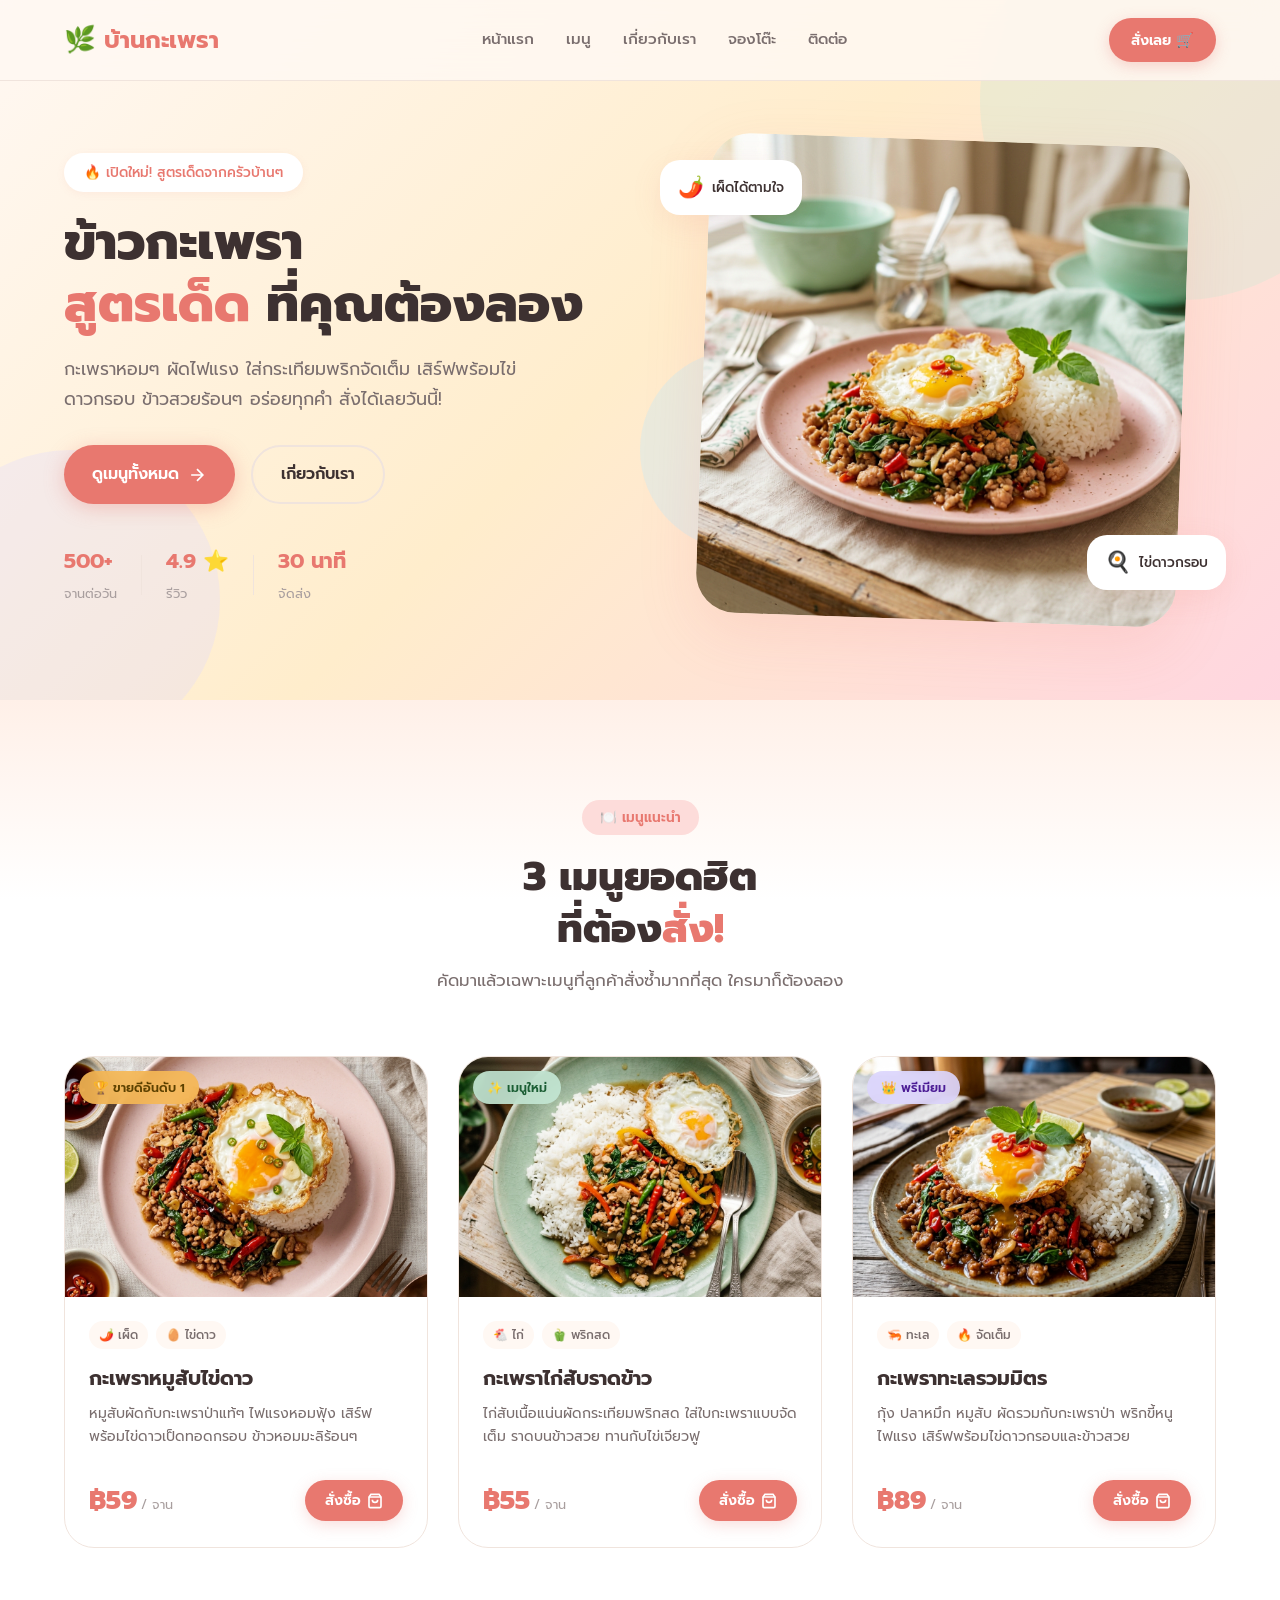
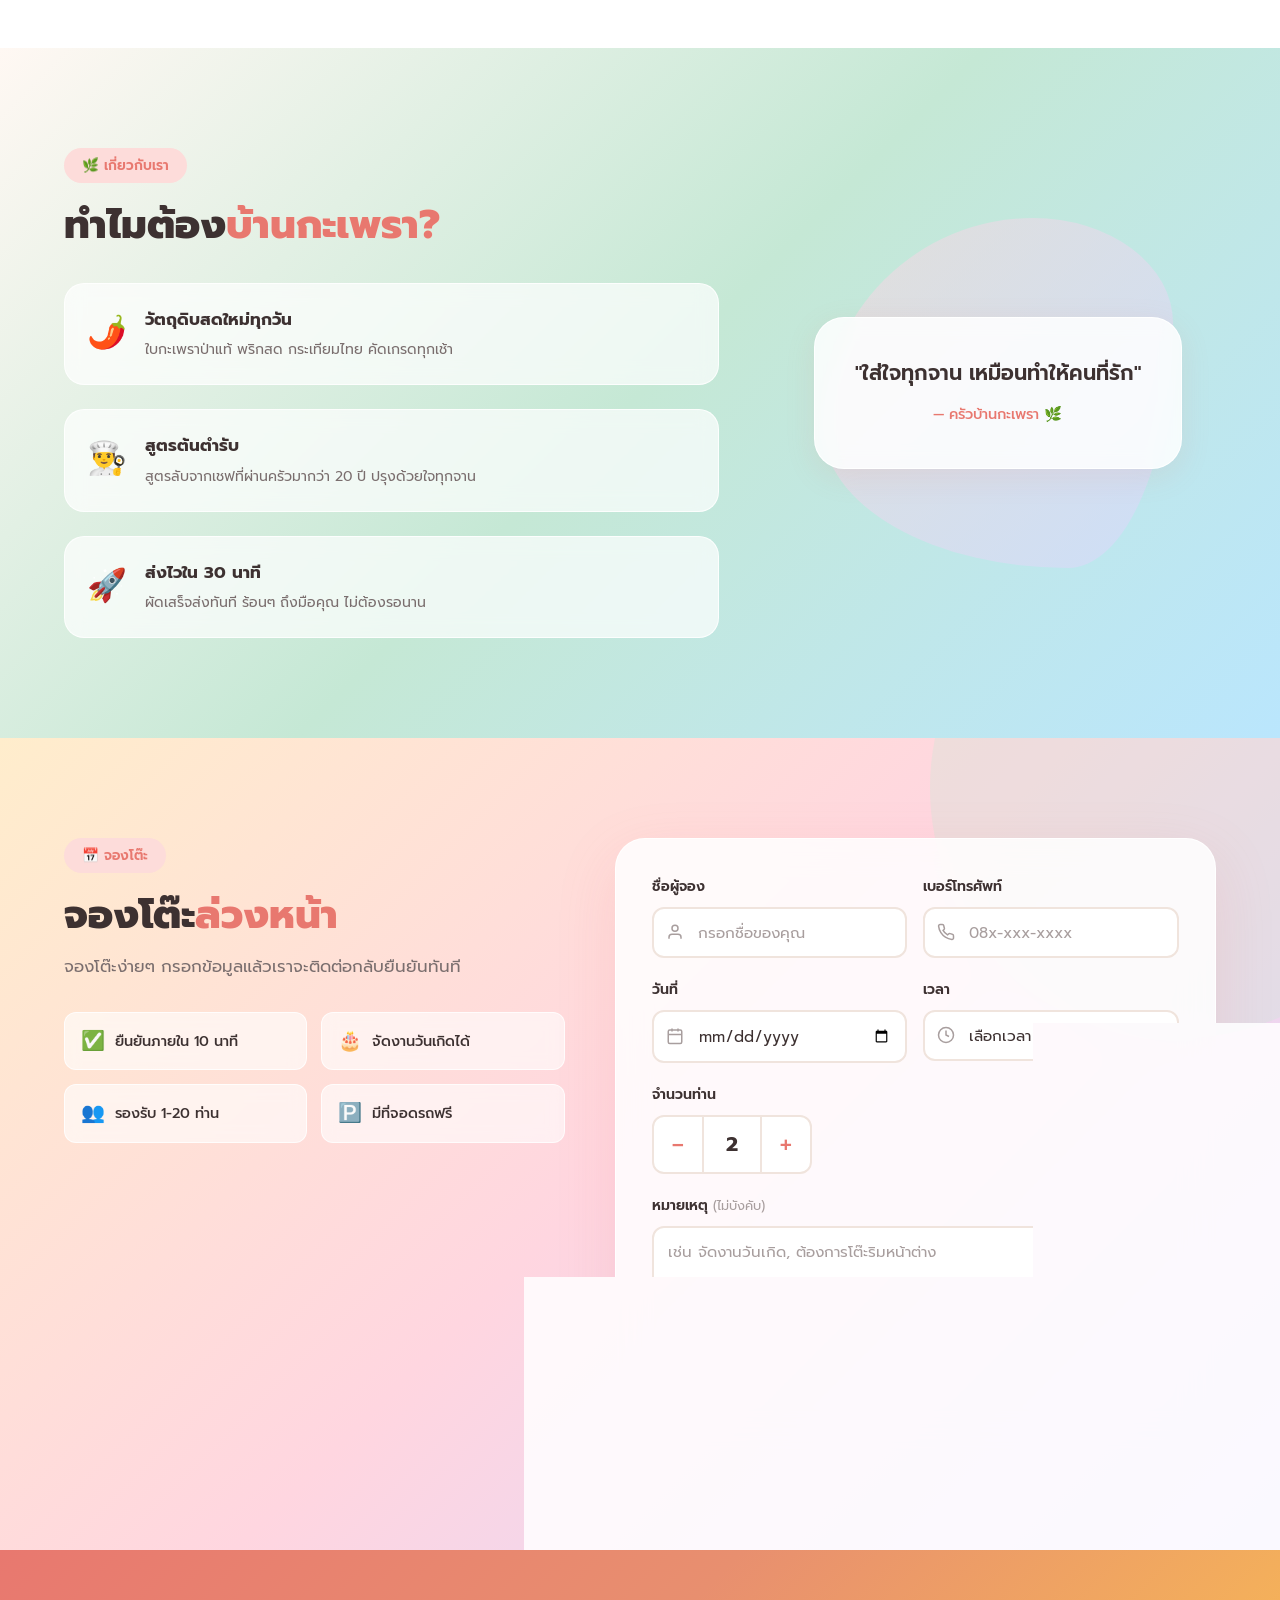
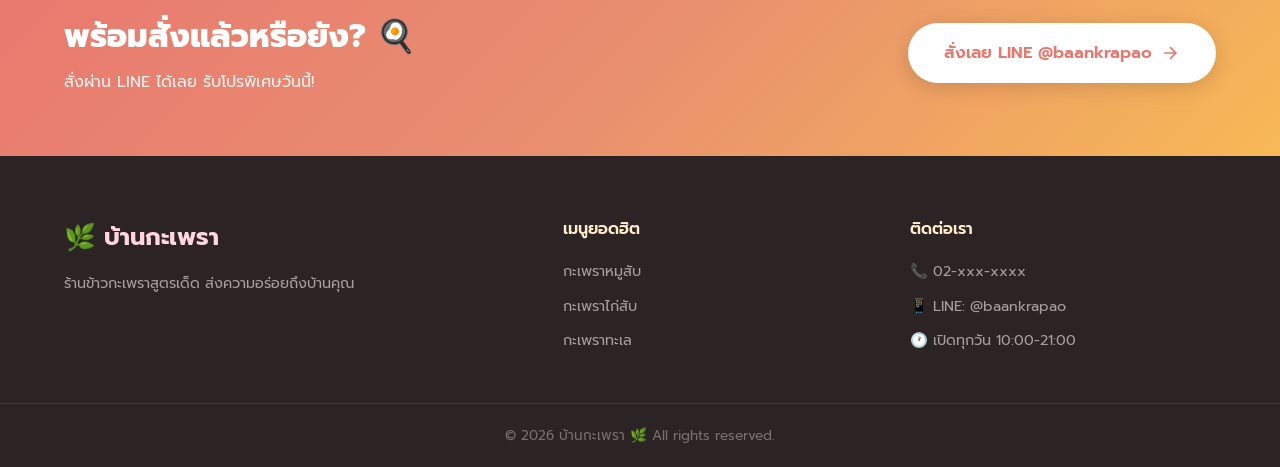
<file: index.html>
<!DOCTYPE html>
<html lang="th">
<head>
    <meta charset="UTF-8">
    <meta name="viewport" content="width=device-width, initial-scale=1.0">
    <title>บ้านกะเพรา 🌿 | ร้านข้าวกะเพราสูตรเด็ด</title>
    <meta name="description" content="บ้านกะเพรา ร้านข้าวกะเพราสูตรเด็ด หมู ไก่ ทะเล สั่งออนไลน์ได้เลย!">
    <link href="https://fonts.googleapis.com/css2?family=Prompt:wght@300;400;500;600;700;800&display=swap" rel="stylesheet">
    <link rel="stylesheet" href="style.css">
</head>
<body>

    <!-- ═══════════════ NAVBAR ═══════════════ -->
    <nav id="navbar" class="navbar">
        <div class="container nav-flex">
            <a href="#" class="logo">
                <span class="logo-icon">🌿</span>
                <span class="logo-text">บ้านกะเพรา</span>
            </a>
            <ul class="nav-links" id="navLinks">
                <li><a href="#home">หน้าแรก</a></li>
                <li><a href="#menu">เมนู</a></li>
                <li><a href="#about">เกี่ยวกับเรา</a></li>
                <li><a href="#booking">จองโต๊ะ</a></li>
                <li><a href="#contact">ติดต่อ</a></li>
            </ul>
            <a href="#menu" class="nav-cta">สั่งเลย 🛒</a>
            <button class="hamburger" id="hamburger" aria-label="Toggle menu">
                <span></span>
                <span></span>
                <span></span>
            </button>
        </div>
    </nav>

    <!-- ═══════════════ HERO ═══════════════ -->
    <header id="home" class="hero">
        <div class="hero-bg-shapes">
            <div class="shape shape-1"></div>
            <div class="shape shape-2"></div>
            <div class="shape shape-3"></div>
        </div>
        <div class="container hero-grid">
            <div class="hero-text">
                <span class="hero-badge">🔥 เปิดใหม่! สูตรเด็ดจากครัวบ้านๆ</span>
                <h1>ข้าวกะเพรา<br><span class="highlight">สูตรเด็ด</span> ที่คุณต้องลอง</h1>
                <p class="hero-desc">กะเพราหอมๆ ผัดไฟแรง ใส่กระเทียมพริกจัดเต็ม เสิร์ฟพร้อมไข่ดาวกรอบ ข้าวสวยร้อนๆ อร่อยทุกคำ สั่งได้เลยวันนี้!</p>
                <div class="hero-actions">
                    <a href="#menu" class="btn btn-primary">
                        <span>ดูเมนูทั้งหมด</span>
                        <svg width="20" height="20" viewBox="0 0 24 24" fill="none" stroke="currentColor" stroke-width="2"><path d="M5 12h14M12 5l7 7-7 7"/></svg>
                    </a>
                    <a href="#about" class="btn btn-ghost">เกี่ยวกับเรา</a>
                </div>
                <div class="hero-stats">
                    <div class="stat">
                        <strong>500+</strong>
                        <span>จานต่อวัน</span>
                    </div>
                    <div class="stat-divider"></div>
                    <div class="stat">
                        <strong>4.9 ⭐</strong>
                        <span>รีวิว</span>
                    </div>
                    <div class="stat-divider"></div>
                    <div class="stat">
                        <strong>30 นาที</strong>
                        <span>จัดส่ง</span>
                    </div>
                </div>
            </div>
            <div class="hero-image">
                <div class="hero-img-wrapper">
                    <img src="assets/hero.png" alt="ข้าวกะเพราหมูสับไข่ดาว" class="hero-img">
                </div>
                <div class="float-card float-card-1">
                    <span class="float-emoji">🌶️</span>
                    <span>เผ็ดได้ตามใจ</span>
                </div>
                <div class="float-card float-card-2">
                    <span class="float-emoji">🍳</span>
                    <span>ไข่ดาวกรอบ</span>
                </div>
            </div>
        </div>
    </header>

    <!-- ═══════════════ MENU ═══════════════ -->
    <section id="menu" class="menu-section">
        <div class="container">
            <div class="section-header">
                <span class="section-badge">🍽️ เมนูแนะนำ</span>
                <h2>3 เมนูยอดฮิต<br>ที่ต้อง<span class="highlight">สั่ง!</span></h2>
                <p>คัดมาแล้วเฉพาะเมนูที่ลูกค้าสั่งซ้ำมากที่สุด ใครมาก็ต้องลอง</p>
            </div>
            <div class="menu-grid">

                <!-- Menu Card 1 -->
                <div class="menu-card" data-aos="fade-up">
                    <div class="card-img-wrap">
                        <img src="assets/menu1.png" alt="กะเพราหมูสับ" class="card-img" loading="lazy">
                        <span class="card-badge best">🏆 ขายดีอันดับ 1</span>
                    </div>
                    <div class="card-body">
                        <div class="card-tags">
                            <span class="tag">🌶️ เผ็ด</span>
                            <span class="tag">🥚 ไข่ดาว</span>
                        </div>
                        <h3>กะเพราหมูสับไข่ดาว</h3>
                        <p>หมูสับผัดกับกะเพราป่าแท้ๆ ไฟแรงหอมฟุ้ง เสิร์ฟพร้อมไข่ดาวเป็ดทอดกรอบ ข้าวหอมมะลิร้อนๆ</p>
                        <div class="card-footer">
                            <div class="price-group">
                                <span class="price">฿59</span>
                                <span class="price-note">/ จาน</span>
                            </div>
                            <button class="btn btn-order" onclick="orderItem('กะเพราหมูสับไข่ดาว', 59)">
                                สั่งซื้อ
                                <svg width="16" height="16" viewBox="0 0 24 24" fill="none" stroke="currentColor" stroke-width="2.5"><path d="M6 2L3 6v14a2 2 0 002 2h14a2 2 0 002-2V6l-3-4z"/><line x1="3" y1="6" x2="21" y2="6"/><path d="M16 10a4 4 0 01-8 0"/></svg>
                            </button>
                        </div>
                    </div>
                </div>

                <!-- Menu Card 2 -->
                <div class="menu-card" data-aos="fade-up" data-aos-delay="100">
                    <div class="card-img-wrap">
                        <img src="assets/menu2.png" alt="กะเพราไก่สับ" class="card-img" loading="lazy">
                        <span class="card-badge new">✨ เมนูใหม่</span>
                    </div>
                    <div class="card-body">
                        <div class="card-tags">
                            <span class="tag">🐔 ไก่</span>
                            <span class="tag">🫑 พริกสด</span>
                        </div>
                        <h3>กะเพราไก่สับราดข้าว</h3>
                        <p>ไก่สับเนื้อแน่นผัดกระเทียมพริกสด ใส่ใบกะเพราแบบจัดเต็ม ราดบนข้าวสวย ทานกับไข่เจียวฟู</p>
                        <div class="card-footer">
                            <div class="price-group">
                                <span class="price">฿55</span>
                                <span class="price-note">/ จาน</span>
                            </div>
                            <button class="btn btn-order" onclick="orderItem('กะเพราไก่สับราดข้าว', 55)">
                                สั่งซื้อ
                                <svg width="16" height="16" viewBox="0 0 24 24" fill="none" stroke="currentColor" stroke-width="2.5"><path d="M6 2L3 6v14a2 2 0 002 2h14a2 2 0 002-2V6l-3-4z"/><line x1="3" y1="6" x2="21" y2="6"/><path d="M16 10a4 4 0 01-8 0"/></svg>
                            </button>
                        </div>
                    </div>
                </div>

                <!-- Menu Card 3 -->
                <div class="menu-card" data-aos="fade-up" data-aos-delay="200">
                    <div class="card-img-wrap">
                        <img src="assets/menu3.png" alt="กะเพราทะเล" class="card-img" loading="lazy">
                        <span class="card-badge premium">👑 พรีเมียม</span>
                    </div>
                    <div class="card-body">
                        <div class="card-tags">
                            <span class="tag">🦐 ทะเล</span>
                            <span class="tag">🔥 จัดเต็ม</span>
                        </div>
                        <h3>กะเพราทะเลรวมมิตร</h3>
                        <p>กุ้ง ปลาหมึก หมูสับ ผัดรวมกับกะเพราป่า พริกขี้หนู ไฟแรง เสิร์ฟพร้อมไข่ดาวกรอบและข้าวสวย</p>
                        <div class="card-footer">
                            <div class="price-group">
                                <span class="price">฿89</span>
                                <span class="price-note">/ จาน</span>
                            </div>
                            <button class="btn btn-order" onclick="orderItem('กะเพราทะเลรวมมิตร', 89)">
                                สั่งซื้อ
                                <svg width="16" height="16" viewBox="0 0 24 24" fill="none" stroke="currentColor" stroke-width="2.5"><path d="M6 2L3 6v14a2 2 0 002 2h14a2 2 0 002-2V6l-3-4z"/><line x1="3" y1="6" x2="21" y2="6"/><path d="M16 10a4 4 0 01-8 0"/></svg>
                            </button>
                        </div>
                    </div>
                </div>

            </div>
        </div>
    </section>

    <!-- ═══════════════ ABOUT ═══════════════ -->
    <section id="about" class="about-section">
        <div class="container about-grid">
            <div class="about-content">
                <span class="section-badge">🌿 เกี่ยวกับเรา</span>
                <h2>ทำไมต้อง<span class="highlight">บ้านกะเพรา?</span></h2>
                <div class="about-features">
                    <div class="feature">
                        <div class="feature-icon">🌶️</div>
                        <div>
                            <h4>วัตถุดิบสดใหม่ทุกวัน</h4>
                            <p>ใบกะเพราป่าแท้ พริกสด กระเทียมไทย คัดเกรดทุกเช้า</p>
                        </div>
                    </div>
                    <div class="feature">
                        <div class="feature-icon">👨‍🍳</div>
                        <div>
                            <h4>สูตรต้นตำรับ</h4>
                            <p>สูตรลับจากเชฟที่ผ่านครัวมากว่า 20 ปี ปรุงด้วยใจทุกจาน</p>
                        </div>
                    </div>
                    <div class="feature">
                        <div class="feature-icon">🚀</div>
                        <div>
                            <h4>ส่งไวใน 30 นาที</h4>
                            <p>ผัดเสร็จส่งทันที ร้อนๆ ถึงมือคุณ ไม่ต้องรอนาน</p>
                        </div>
                    </div>
                </div>
            </div>
            <div class="about-visual">
                <div class="visual-blob"></div>
                <div class="quote-card">
                    <p>"ใส่ใจทุกจาน เหมือนทำให้คนที่รัก"</p>
                    <span>— ครัวบ้านกะเพรา 🌿</span>
                </div>
            </div>
        </div>
    </section>

    <!-- ═══════════════ BOOKING FORM ═══════════════ -->
    <section id="booking" class="booking-section">
        <div class="container">
            <div class="booking-wrapper">
                <div class="booking-info">
                    <span class="section-badge">📅 จองโต๊ะ</span>
                    <h2>จองโต๊ะ<span class="highlight">ล่วงหน้า</span></h2>
                    <p>จองโต๊ะง่ายๆ กรอกข้อมูลแล้วเราจะติดต่อกลับยืนยันทันที</p>
                    <div class="booking-perks">
                        <div class="perk">
                            <span class="perk-icon">✅</span>
                            <span>ยืนยันภายใน 10 นาที</span>
                        </div>
                        <div class="perk">
                            <span class="perk-icon">🎂</span>
                            <span>จัดงานวันเกิดได้</span>
                        </div>
                        <div class="perk">
                            <span class="perk-icon">👥</span>
                            <span>รองรับ 1-20 ท่าน</span>
                        </div>
                        <div class="perk">
                            <span class="perk-icon">🅿️</span>
                            <span>มีที่จอดรถฟรี</span>
                        </div>
                    </div>
                </div>
                <form class="booking-form" id="bookingForm">
                    <div class="form-row">
                        <div class="form-group">
                            <label for="bookName">ชื่อผู้จอง</label>
                            <div class="input-wrapper">
                                <svg class="input-icon" width="18" height="18" viewBox="0 0 24 24" fill="none" stroke="currentColor" stroke-width="2"><path d="M20 21v-2a4 4 0 00-4-4H8a4 4 0 00-4 4v2"/><circle cx="12" cy="7" r="4"/></svg>
                                <input type="text" id="bookName" placeholder="กรอกชื่อของคุณ" required>
                            </div>
                        </div>
                        <div class="form-group">
                            <label for="bookPhone">เบอร์โทรศัพท์</label>
                            <div class="input-wrapper">
                                <svg class="input-icon" width="18" height="18" viewBox="0 0 24 24" fill="none" stroke="currentColor" stroke-width="2"><path d="M22 16.92v3a2 2 0 01-2.18 2 19.79 19.79 0 01-8.63-3.07 19.5 19.5 0 01-6-6 19.79 19.79 0 01-3.07-8.67A2 2 0 014.11 2h3a2 2 0 012 1.72c.127.96.361 1.903.7 2.81a2 2 0 01-.45 2.11L8.09 9.91a16 16 0 006 6l1.27-1.27a2 2 0 012.11-.45c.907.339 1.85.573 2.81.7A2 2 0 0122 16.92z"/></svg>
                                <input type="tel" id="bookPhone" placeholder="08x-xxx-xxxx" required>
                            </div>
                        </div>
                    </div>
                    <div class="form-row">
                        <div class="form-group">
                            <label for="bookDate">วันที่</label>
                            <div class="input-wrapper">
                                <svg class="input-icon" width="18" height="18" viewBox="0 0 24 24" fill="none" stroke="currentColor" stroke-width="2"><rect x="3" y="4" width="18" height="18" rx="2" ry="2"/><line x1="16" y1="2" x2="16" y2="6"/><line x1="8" y1="2" x2="8" y2="6"/><line x1="3" y1="10" x2="21" y2="10"/></svg>
                                <input type="date" id="bookDate" required>
                            </div>
                        </div>
                        <div class="form-group">
                            <label for="bookTime">เวลา</label>
                            <div class="input-wrapper">
                                <svg class="input-icon" width="18" height="18" viewBox="0 0 24 24" fill="none" stroke="currentColor" stroke-width="2"><circle cx="12" cy="12" r="10"/><polyline points="12 6 12 12 16 14"/></svg>
                                <select id="bookTime" required>
                                    <option value="" disabled selected>เลือกเวลา</option>
                                    <option value="10:00">10:00 น.</option>
                                    <option value="11:00">11:00 น.</option>
                                    <option value="12:00">12:00 น.</option>
                                    <option value="13:00">13:00 น.</option>
                                    <option value="14:00">14:00 น.</option>
                                    <option value="17:00">17:00 น.</option>
                                    <option value="18:00">18:00 น.</option>
                                    <option value="19:00">19:00 น.</option>
                                    <option value="20:00">20:00 น.</option>
                                </select>
                            </div>
                        </div>
                    </div>
                    <div class="form-group">
                        <label for="bookGuests">จำนวนท่าน</label>
                        <div class="guest-selector">
                            <button type="button" class="guest-btn" id="guestMinus">−</button>
                            <span class="guest-count" id="guestCount">2</span>
                            <button type="button" class="guest-btn" id="guestPlus">+</button>
                        </div>
                    </div>
                    <div class="form-group">
                        <label for="bookNote">หมายเหตุ <span class="optional">(ไม่บังคับ)</span></label>
                        <div class="input-wrapper">
                            <textarea id="bookNote" rows="3" placeholder="เช่น จัดงานวันเกิด, ต้องการโต๊ะริมหน้าต่าง"></textarea>
                        </div>
                    </div>
                    <button type="submit" class="btn btn-primary btn-block">
                        <span>ยืนยันการจอง</span>
                        <svg width="20" height="20" viewBox="0 0 24 24" fill="none" stroke="currentColor" stroke-width="2"><path d="M22 11.08V12a10 10 0 11-5.93-9.14"/><polyline points="22 4 12 14.01 9 11.01"/></svg>
                    </button>
                </form>
            </div>
        </div>
    </section>

    <!-- ═══════════════ CTA BANNER ═══════════════ -->
    <section class="cta-banner">
        <div class="container cta-flex">
            <div>
                <h2>พร้อมสั่งแล้วหรือยัง? 🍳</h2>
                <p>สั่งผ่าน LINE ได้เลย รับโปรพิเศษวันนี้!</p>
            </div>
            <a href="#" class="btn btn-primary btn-lg" onclick="alert('เพิ่มเพื่อน LINE: @baankrapao')">
                <span>สั่งเลย LINE @baankrapao</span>
                <svg width="20" height="20" viewBox="0 0 24 24" fill="none" stroke="currentColor" stroke-width="2"><path d="M5 12h14M12 5l7 7-7 7"/></svg>
            </a>
        </div>
    </section>

    <!-- ═══════════════ FOOTER ═══════════════ -->
    <footer id="contact" class="footer">
        <div class="container footer-grid">
            <div class="footer-brand">
                <span class="logo"><span class="logo-icon">🌿</span><span class="logo-text">บ้านกะเพรา</span></span>
                <p>ร้านข้าวกะเพราสูตรเด็ด ส่งความอร่อยถึงบ้านคุณ</p>
            </div>
            <div class="footer-col">
                <h4>เมนูยอดฮิต</h4>
                <ul>
                    <li><a href="#menu">กะเพราหมูสับ</a></li>
                    <li><a href="#menu">กะเพราไก่สับ</a></li>
                    <li><a href="#menu">กะเพราทะเล</a></li>
                </ul>
            </div>
            <div class="footer-col">
                <h4>ติดต่อเรา</h4>
                <ul>
                    <li>📞 02-xxx-xxxx</li>
                    <li>📱 LINE: @baankrapao</li>
                    <li>🕐 เปิดทุกวัน 10:00-21:00</li>
                </ul>
            </div>
        </div>
        <div class="footer-bottom">
            <p>&copy; 2026 บ้านกะเพรา 🌿 All rights reserved.</p>
        </div>
    </footer>

    <!-- ═══════════════ ORDER MODAL ═══════════════ -->
    <div class="modal-overlay" id="orderModal">
        <div class="modal">
            <button class="modal-close" id="modalClose">&times;</button>
            <div class="modal-icon">🛒</div>
            <h3 id="modalTitle">สั่งซื้อสำเร็จ!</h3>
            <p id="modalDesc">เมนู: กะเพราหมูสับไข่ดาว - ฿59</p>
            <p class="modal-note">ติดต่อสั่งซื้อจริงผ่าน LINE: @baankrapao</p>
            <button class="btn btn-primary" id="modalOk">ตกลง ✨</button>
        </div>
    </div>

    <script src="script.js"></script>
</body>
</html>
</file>
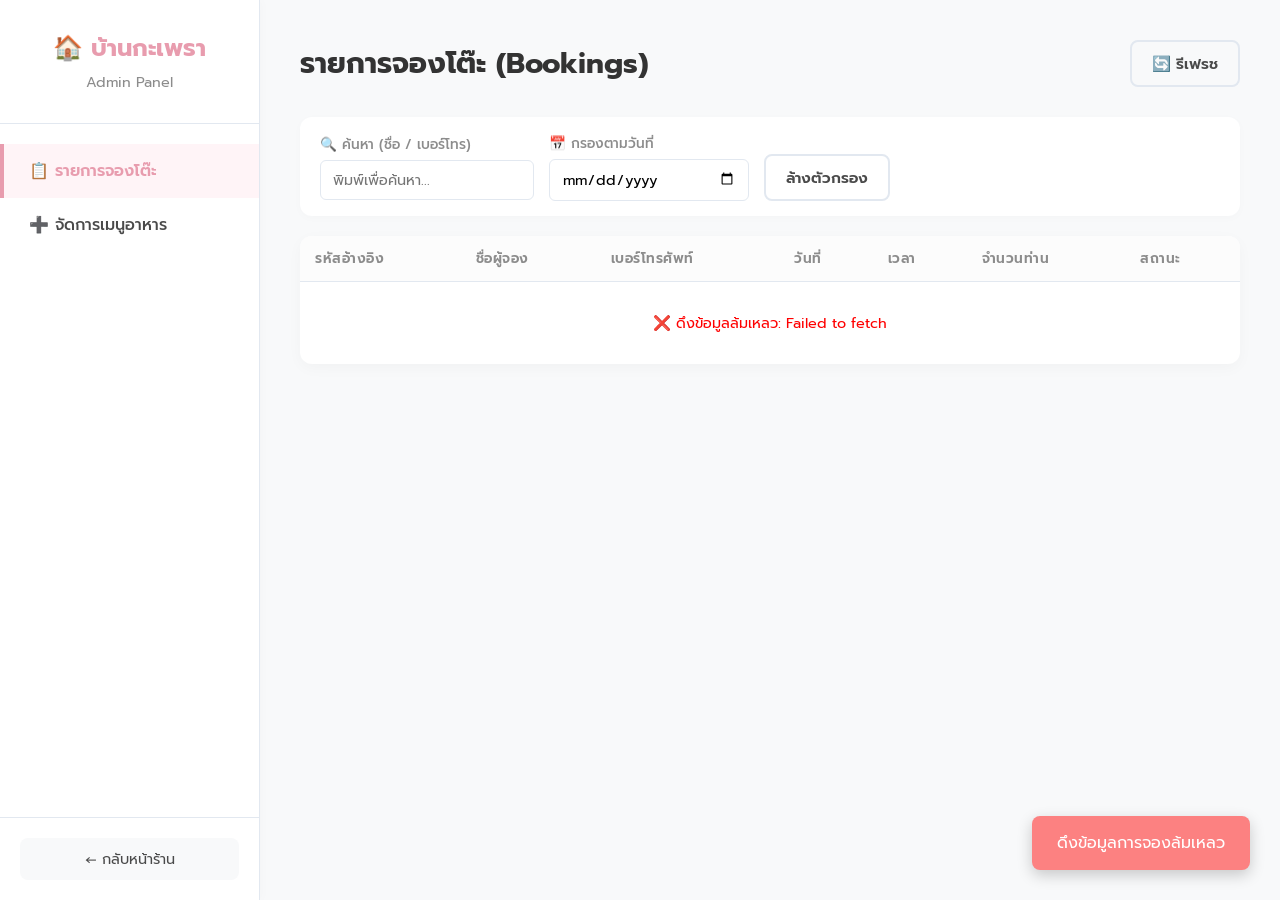
<file: dashboard.html>
<!DOCTYPE html>
<html lang="th">
<head>
    <meta charset="UTF-8">
    <meta name="viewport" content="width=device-width, initial-scale=1.0">
    <title>บ้านกะเพรา | Dashboard</title>
    <!-- Google Fonts -->
    <link rel="preconnect" href="https://fonts.googleapis.com">
    <link rel="preconnect" href="https://fonts.gstatic.com" crossorigin>
    <link href="https://fonts.googleapis.com/css2?family=Mali:wght@400;500;600;700&family=Prompt:wght@300;400;500;600&display=swap" rel="stylesheet">
    <link rel="stylesheet" href="dashboard.css">
</head>
<body>

    <div class="dashboard-container">
        <!-- Sidebar -->
        <aside class="sidebar">
            <div class="sidebar-header">
                <h2>🏠 บ้านกะเพรา</h2>
                <p>Admin Panel</p>
            </div>
            <nav class="sidebar-nav">
                <a href="#bookings-section" class="nav-btn active" data-target="bookings-section">📋 รายการจองโต๊ะ</a>
                <a href="#menu-section" class="nav-btn" data-target="menu-section">➕ จัดการเมนูอาหาร</a>
            </nav>
            <div class="sidebar-footer">
                <a href="index.html" class="back-home-btn">← กลับหน้าร้าน</a>
            </div>
        </aside>

        <!-- Main Content -->
        <main class="main-content">
            
            <!-- Bookings View -->
            <section id="bookings-section" class="content-section active">
                <div class="section-header">
                    <h2>รายการจองโต๊ะ (Bookings)</h2>
                    <button class="btn btn-outline" id="refreshBookingsBtn">🔄 รีเฟรช</button>
                </div>

                <!-- Filter Bar -->
                <div class="filter-bar">
                    <div class="filter-group">
                        <label for="searchQuery">🔍 ค้นหา (ชื่อ / เบอร์โทร)</label>
                        <input type="text" id="searchQuery" placeholder="พิมพ์เพื่อค้นหา...">
                    </div>
                    <div class="filter-group">
                        <label for="filterDate">📅 กรองตามวันที่</label>
                        <input type="date" id="filterDate">
                    </div>
                    <div class="filter-group">
                        <button class="btn btn-outline" id="clearFilterBtn" style="margin-top: 22px;">ล้างตัวกรอง</button>
                    </div>
                </div>
                
                <div class="table-container">
                    <table class="data-table">
                        <thead>
                            <tr>
                                <th>รหัสอ้างอิง</th>
                                <th>ชื่อผู้จอง</th>
                                <th>เบอร์โทรศัพท์</th>
                                <th>วันที่</th>
                                <th>เวลา</th>
                                <th>จำนวนท่าน</th>
                                <th>สถานะ</th>
                            </tr>
                        </thead>
                        <tbody id="bookingsTableBody">
                            <!-- Data will be injected here -->
                            <tr>
                                <td colspan="7" class="loading-cell">กำลังโหลดข้อมูล...</td>
                            </tr>
                        </tbody>
                    </table>
                </div>
            </section>

            <!-- Add Menu View -->
            <section id="menu-section" class="content-section">
                <div class="section-header">
                    <h2>เพิ่มเมนูอาหารใหม่ (Add Menu)</h2>
                </div>
                
                <div class="form-container">
                    <form id="addMenuForm">
                        <div class="form-grid">
                            <div class="form-group">
                                <label for="menuName">ชื่อเมนู</label>
                                <input type="text" id="menuName" required placeholder="เช่น กะเพราเนื้อวากิว">
                            </div>
                            
                            <div class="form-group">
                                <label for="menuPrice">ราคา (บาท)</label>
                                <input type="number" id="menuPrice" required min="1" placeholder="เช่น 159">
                            </div>

                            <div class="form-group full-width">
                                <label for="menuDesc">คำอธิบาย</label>
                                <textarea id="menuDesc" rows="3" placeholder="รายละเอียดเมนู..."></textarea>
                            </div>

                            <div class="form-group">
                                <label for="menuCategory">หมวดหมู่</label>
                                <select id="menuCategory">
                                    <option value="main">อาหารจานหลัก</option>
                                    <option value="drink">เครื่องดื่ม</option>
                                    <option value="dessert">ของหวาน</option>
                                </select>
                            </div>

                            <div class="form-group">
                                <label for="menuBadge">ป้ายกำกับ (Badge - ไม่บังคับ)</label>
                                <input type="text" id="menuBadge" placeholder="เช่น ✨ เมนูแนะนำ">
                            </div>
                            
                            <div class="form-group full-width">
                                <label for="menuImage">URL รูปภาพ</label>
                                <input type="text" id="menuImage" placeholder="ใส่ลิงก์รูปภาพ เช่น /assets/menu4.png">
                                <small class="hintText">ใช้รูปที่มีในโฟลเดอร์ assets (เช่น /assets/krapao.png) หรือลิงก์จากเว็บนอกได้</small>
                            </div>
                        </div>

                        <div class="form-actions">
                            <button type="submit" class="btn btn-primary">
                                <span>บันทึกเมนู</span>
                            </button>
                        </div>
                    </form>
                </div>
            </section>

        </main>
    </div>

    <!-- Notification Toast -->
    <div id="toast" class="toast">
        <span id="toastMessage">แจ้งเตือน!</span>
    </div>

    <script src="dashboard.js"></script>
</body>
</html>
</file>
<file: style.css>
/* ═══════════════════════════════════════
   บ้านกะเพรา — Pastel Landing Page
   ═══════════════════════════════════════ */

:root {
    /* Pastel Palette */
    --pastel-pink:     #FFD6E0;
    --pastel-peach:    #FFEDCC;
    --pastel-mint:     #C5E8D5;
    --pastel-lavender: #DDD6FE;
    --pastel-sky:      #BAE6FD;
    --pastel-cream:    #FFF8F0;
    --pastel-rose:     #FFC9D7;

    /* Functional Colors */
    --primary:         #E8786F;
    --primary-dark:    #D45B52;
    --primary-light:   #FDDCDA;
    --secondary:       #6BBF8A;
    --accent:          #F7B955;

    /* Neutrals */
    --bg:              #FFF8F3;
    --bg-alt:          #FFF0E8;
    --surface:         #FFFFFF;
    --text:            #3D3131;
    --text-light:      #7A6E6E;
    --text-lighter:    #A89E9E;
    --border:          #F0E4DD;

    /* Spacing & Radius */
    --radius-sm:       12px;
    --radius-md:       20px;
    --radius-lg:       30px;
    --radius-xl:       40px;
    --radius-full:     9999px;

    /* Shadows */
    --shadow-sm:       0 2px 8px rgba(232,120,111,0.08);
    --shadow-md:       0 8px 30px rgba(232,120,111,0.12);
    --shadow-lg:       0 20px 60px rgba(232,120,111,0.15);
    --shadow-card:     0 10px 40px rgba(61,49,49,0.06);

    /* Transition */
    --ease:            cubic-bezier(0.4, 0, 0.2, 1);
}

/* ═══ RESET & BASE ═══ */
*, *::before, *::after {
    margin: 0;
    padding: 0;
    box-sizing: border-box;
}

html {
    scroll-behavior: smooth;
    scroll-padding-top: 90px;
}

body {
    font-family: 'Prompt', sans-serif;
    background-color: var(--bg);
    color: var(--text);
    line-height: 1.7;
    overflow-x: hidden;
    -webkit-font-smoothing: antialiased;
}

.container {
    max-width: 1200px;
    margin: 0 auto;
    padding: 0 24px;
}

a { text-decoration: none; color: inherit; }
ul { list-style: none; }
img { max-width: 100%; display: block; }

/* ═══ NAVBAR ═══ */
.navbar {
    position: fixed;
    top: 0;
    width: 100%;
    z-index: 1000;
    background: rgba(255, 248, 243, 0.85);
    backdrop-filter: blur(16px);
    -webkit-backdrop-filter: blur(16px);
    border-bottom: 1px solid var(--border);
    transition: all 0.3s var(--ease);
}

.navbar.scrolled {
    background: rgba(255, 248, 243, 0.97);
    box-shadow: var(--shadow-sm);
}

.nav-flex {
    display: flex;
    align-items: center;
    justify-content: space-between;
    height: 80px;
}

.logo {
    display: flex;
    align-items: center;
    gap: 8px;
    font-weight: 700;
    font-size: 1.5rem;
}

.logo-icon {
    font-size: 1.6rem;
}

.logo-text {
    color: var(--primary);
}

.nav-links {
    display: flex;
    gap: 32px;
}

.nav-links a {
    font-weight: 500;
    font-size: 0.95rem;
    color: var(--text-light);
    position: relative;
    transition: color 0.3s var(--ease);
}

.nav-links a:hover {
    color: var(--primary);
}

.nav-links a::after {
    content: '';
    position: absolute;
    bottom: -4px;
    left: 0;
    width: 0;
    height: 2px;
    background: var(--primary);
    border-radius: 2px;
    transition: width 0.3s var(--ease);
}

.nav-links a:hover::after {
    width: 100%;
}

.nav-cta {
    display: inline-flex;
    align-items: center;
    gap: 6px;
    background: var(--primary);
    color: white;
    padding: 10px 22px;
    border-radius: var(--radius-full);
    font-weight: 600;
    font-size: 0.9rem;
    transition: all 0.3s var(--ease);
    box-shadow: 0 4px 15px rgba(232,120,111,0.3);
}

.nav-cta:hover {
    background: var(--primary-dark);
    transform: translateY(-2px);
    box-shadow: 0 6px 20px rgba(232,120,111,0.4);
}

.hamburger {
    display: none;
    flex-direction: column;
    gap: 5px;
    background: none;
    border: none;
    cursor: pointer;
    padding: 8px;
}

.hamburger span {
    display: block;
    width: 24px;
    height: 2.5px;
    background: var(--text);
    border-radius: 4px;
    transition: all 0.3s var(--ease);
}

.hamburger.active span:nth-child(1) {
    transform: rotate(45deg) translate(5px, 5px);
}
.hamburger.active span:nth-child(2) {
    opacity: 0;
}
.hamburger.active span:nth-child(3) {
    transform: rotate(-45deg) translate(5px, -5px);
}

/* ═══ HERO ═══ */
.hero {
    padding: 140px 0 80px;
    position: relative;
    overflow: hidden;
    background: linear-gradient(135deg, var(--bg) 0%, var(--pastel-peach) 50%, var(--pastel-pink) 100%);
}

.hero-bg-shapes {
    position: absolute;
    inset: 0;
    pointer-events: none;
    overflow: hidden;
}

.shape {
    position: absolute;
    border-radius: 50%;
    opacity: 0.3;
    animation: float 8s ease-in-out infinite;
}

.shape-1 {
    width: 400px;
    height: 400px;
    background: var(--pastel-mint);
    top: -100px;
    right: -100px;
    animation-delay: 0s;
}

.shape-2 {
    width: 300px;
    height: 300px;
    background: var(--pastel-lavender);
    bottom: -50px;
    left: -80px;
    animation-delay: 2s;
}

.shape-3 {
    width: 200px;
    height: 200px;
    background: var(--pastel-sky);
    top: 50%;
    left: 50%;
    animation-delay: 4s;
}

@keyframes float {
    0%, 100% { transform: translateY(0) scale(1); }
    50% { transform: translateY(-30px) scale(1.05); }
}

.hero-grid {
    display: grid;
    grid-template-columns: 1fr 1fr;
    gap: 60px;
    align-items: center;
    position: relative;
    z-index: 1;
}

.hero-badge {
    display: inline-block;
    background: var(--surface);
    padding: 8px 20px;
    border-radius: var(--radius-full);
    font-size: 0.85rem;
    font-weight: 500;
    color: var(--primary);
    box-shadow: var(--shadow-sm);
    margin-bottom: 20px;
    animation: slideInUp 0.8s var(--ease) backwards;
}

.hero h1 {
    font-size: 3.2rem;
    font-weight: 800;
    line-height: 1.2;
    color: var(--text);
    margin-bottom: 20px;
    animation: slideInUp 0.8s var(--ease) 0.1s backwards;
}

.highlight {
    background: linear-gradient(120deg, var(--pastel-pink) 0%, var(--pastel-peach) 100%);
    -webkit-background-clip: text;
    background-clip: text;
    color: var(--primary);
}

.hero-desc {
    font-size: 1.1rem;
    color: var(--text-light);
    max-width: 480px;
    margin-bottom: 30px;
    animation: slideInUp 0.8s var(--ease) 0.2s backwards;
}

.hero-actions {
    display: flex;
    gap: 16px;
    flex-wrap: wrap;
    margin-bottom: 40px;
    animation: slideInUp 0.8s var(--ease) 0.3s backwards;
}

/* Buttons */
.btn {
    display: inline-flex;
    align-items: center;
    gap: 8px;
    padding: 14px 28px;
    border-radius: var(--radius-full);
    font-family: 'Prompt', sans-serif;
    font-weight: 600;
    font-size: 1rem;
    border: none;
    cursor: pointer;
    transition: all 0.3s var(--ease);
}

.btn-primary {
    background: var(--primary);
    color: white;
    box-shadow: 0 4px 20px rgba(232,120,111,0.35);
}

.btn-primary:hover {
    background: var(--primary-dark);
    transform: translateY(-3px);
    box-shadow: 0 8px 30px rgba(232,120,111,0.45);
}

.btn-ghost {
    background: transparent;
    color: var(--text);
    border: 2px solid var(--border);
}

.btn-ghost:hover {
    border-color: var(--primary);
    color: var(--primary);
    background: var(--primary-light);
}

.btn-lg {
    padding: 16px 36px;
    font-size: 1.05rem;
}

/* Hero Stats */
.hero-stats {
    display: flex;
    align-items: center;
    gap: 24px;
    animation: slideInUp 0.8s var(--ease) 0.4s backwards;
}

.stat strong {
    display: block;
    font-size: 1.3rem;
    font-weight: 700;
    color: var(--primary);
}

.stat span {
    font-size: 0.8rem;
    color: var(--text-lighter);
}

.stat-divider {
    width: 1px;
    height: 40px;
    background: var(--border);
}

/* Hero Image */
.hero-image {
    position: relative;
    animation: slideInRight 1s var(--ease) 0.3s backwards;
}

.hero-img-wrapper {
    width: 100%;
    max-width: 480px;
    margin: 0 auto;
    border-radius: var(--radius-xl);
    overflow: hidden;
    box-shadow: var(--shadow-lg);
    transform: rotate(2deg);
    transition: transform 0.5s var(--ease);
}

.hero-img-wrapper:hover {
    transform: rotate(0deg) scale(1.02);
}

.hero-img {
    width: 100%;
    height: auto;
    object-fit: cover;
}

.float-card {
    position: absolute;
    background: var(--surface);
    padding: 10px 18px;
    border-radius: var(--radius-md);
    box-shadow: var(--shadow-md);
    display: flex;
    align-items: center;
    gap: 8px;
    font-size: 0.85rem;
    font-weight: 500;
    animation: floatCard 3s ease-in-out infinite;
}

.float-card-1 {
    top: 20px;
    left: -10px;
    animation-delay: 0s;
}

.float-card-2 {
    bottom: 30px;
    right: -10px;
    animation-delay: 1.5s;
}

.float-emoji {
    font-size: 1.3rem;
}

@keyframes floatCard {
    0%, 100% { transform: translateY(0); }
    50% { transform: translateY(-10px); }
}

@keyframes slideInUp {
    from { opacity: 0; transform: translateY(30px); }
    to { opacity: 1; transform: translateY(0); }
}

@keyframes slideInRight {
    from { opacity: 0; transform: translateX(50px); }
    to { opacity: 1; transform: translateX(0); }
}

/* ═══ MENU SECTION ═══ */
.menu-section {
    padding: 100px 0;
    background: var(--surface);
    position: relative;
}

.menu-section::before {
    content: '';
    position: absolute;
    top: 0;
    left: 0;
    right: 0;
    height: 200px;
    background: linear-gradient(180deg, var(--bg-alt) 0%, var(--surface) 100%);
}

.section-header {
    text-align: center;
    margin-bottom: 60px;
    position: relative;
    z-index: 1;
}

.section-badge {
    display: inline-block;
    background: var(--primary-light);
    color: var(--primary);
    padding: 6px 18px;
    border-radius: var(--radius-full);
    font-size: 0.85rem;
    font-weight: 600;
    margin-bottom: 16px;
}

.section-header h2 {
    font-size: 2.5rem;
    font-weight: 800;
    margin-bottom: 12px;
    line-height: 1.3;
}

.section-header p {
    font-size: 1.05rem;
    color: var(--text-light);
    max-width: 500px;
    margin: 0 auto;
}

.menu-grid {
    display: grid;
    grid-template-columns: repeat(3, 1fr);
    gap: 30px;
    position: relative;
    z-index: 1;
}

/* Menu Cards */
.menu-card {
    background: var(--surface);
    border-radius: var(--radius-lg);
    overflow: hidden;
    border: 1px solid var(--border);
    transition: all 0.4s var(--ease);
    opacity: 0;
    transform: translateY(40px);
    animation: cardAppear 0.6s var(--ease) forwards;
}

.menu-card:nth-child(1) { animation-delay: 0.1s; }
.menu-card:nth-child(2) { animation-delay: 0.25s; }
.menu-card:nth-child(3) { animation-delay: 0.4s; }

@keyframes cardAppear {
    to { opacity: 1; transform: translateY(0); }
}

.menu-card:hover {
    transform: translateY(-10px);
    box-shadow: var(--shadow-lg);
    border-color: var(--pastel-pink);
}

.card-img-wrap {
    position: relative;
    height: 240px;
    overflow: hidden;
}

.card-img {
    width: 100%;
    height: 100%;
    object-fit: cover;
    transition: transform 0.6s var(--ease);
}

.menu-card:hover .card-img {
    transform: scale(1.08);
}

.card-badge {
    position: absolute;
    top: 14px;
    left: 14px;
    padding: 6px 14px;
    border-radius: var(--radius-full);
    font-size: 0.78rem;
    font-weight: 600;
    backdrop-filter: blur(8px);
}

.card-badge.best {
    background: rgba(247, 185, 85, 0.9);
    color: #5C4100;
}

.card-badge.new {
    background: rgba(197, 232, 213, 0.9);
    color: #1B5E34;
}

.card-badge.premium {
    background: rgba(221, 214, 254, 0.9);
    color: #4C1D95;
}

.card-body {
    padding: 24px;
}

.card-tags {
    display: flex;
    gap: 8px;
    margin-bottom: 12px;
}

.tag {
    font-size: 0.75rem;
    padding: 4px 10px;
    border-radius: var(--radius-full);
    background: var(--bg);
    color: var(--text-light);
    font-weight: 500;
}

.card-body h3 {
    font-size: 1.25rem;
    font-weight: 700;
    margin-bottom: 8px;
    color: var(--text);
}

.card-body p {
    font-size: 0.88rem;
    color: var(--text-light);
    line-height: 1.6;
    margin-bottom: 20px;
    min-height: 56px;
}

.card-footer {
    display: flex;
    justify-content: space-between;
    align-items: center;
}

.price-group {
    display: flex;
    align-items: baseline;
    gap: 4px;
}

.price {
    font-size: 1.6rem;
    font-weight: 800;
    color: var(--primary);
}

.price-note {
    font-size: 0.8rem;
    color: var(--text-lighter);
}

.btn-order {
    background: var(--primary);
    color: white;
    padding: 10px 20px;
    border-radius: var(--radius-full);
    font-family: 'Prompt', sans-serif;
    font-weight: 600;
    font-size: 0.88rem;
    border: none;
    cursor: pointer;
    display: inline-flex;
    align-items: center;
    gap: 6px;
    transition: all 0.3s var(--ease);
    box-shadow: 0 4px 15px rgba(232,120,111,0.25);
}

.btn-order:hover {
    background: var(--primary-dark);
    transform: translateY(-2px) scale(1.03);
    box-shadow: 0 6px 20px rgba(232,120,111,0.4);
}

.btn-order:active {
    transform: translateY(0) scale(0.97);
}

/* ═══ ABOUT SECTION ═══ */
.about-section {
    padding: 100px 0;
    background: linear-gradient(135deg, var(--bg) 0%, var(--pastel-mint) 50%, var(--pastel-sky) 100%);
    position: relative;
    overflow: hidden;
}

.about-grid {
    display: grid;
    grid-template-columns: 1.2fr 0.8fr;
    gap: 60px;
    align-items: center;
}

.about-content h2 {
    font-size: 2.5rem;
    font-weight: 800;
    margin-bottom: 32px;
    line-height: 1.3;
}

.about-features {
    display: flex;
    flex-direction: column;
    gap: 24px;
}

.feature {
    display: flex;
    gap: 18px;
    align-items: flex-start;
    background: rgba(255,255,255,0.7);
    backdrop-filter: blur(10px);
    padding: 22px;
    border-radius: var(--radius-md);
    border: 1px solid rgba(255,255,255,0.8);
    transition: all 0.3s var(--ease);
}

.feature:hover {
    transform: translateX(8px);
    box-shadow: var(--shadow-md);
    background: rgba(255,255,255,0.9);
}

.feature-icon {
    font-size: 2rem;
    flex-shrink: 0;
}

.feature h4 {
    font-size: 1.05rem;
    font-weight: 700;
    margin-bottom: 4px;
}

.feature p {
    font-size: 0.88rem;
    color: var(--text-light);
}

.about-visual {
    position: relative;
    display: flex;
    align-items: center;
    justify-content: center;
    min-height: 400px;
}

.visual-blob {
    position: absolute;
    width: 350px;
    height: 350px;
    background: linear-gradient(135deg, var(--pastel-pink), var(--pastel-lavender));
    border-radius: 60% 40% 30% 70% / 60% 30% 70% 40%;
    animation: blob 8s ease-in-out infinite;
    opacity: 0.5;
}

@keyframes blob {
    0%, 100% { border-radius: 60% 40% 30% 70% / 60% 30% 70% 40%; }
    25% { border-radius: 30% 60% 70% 40% / 50% 60% 30% 60%; }
    50% { border-radius: 50% 60% 30% 70% / 40% 40% 60% 50%; }
    75% { border-radius: 40% 30% 60% 50% / 60% 70% 40% 30%; }
}

.quote-card {
    position: relative;
    z-index: 1;
    background: rgba(255,255,255,0.85);
    backdrop-filter: blur(10px);
    padding: 40px;
    border-radius: var(--radius-lg);
    text-align: center;
    box-shadow: var(--shadow-md);
    border: 1px solid rgba(255,255,255,0.9);
}

.quote-card p {
    font-size: 1.3rem;
    font-weight: 600;
    color: var(--text);
    margin-bottom: 12px;
    line-height: 1.5;
}

.quote-card span {
    font-size: 0.9rem;
    color: var(--primary);
    font-weight: 500;
}

/* ═══ BOOKING SECTION ═══ */
.booking-section {
    padding: 100px 0;
    background: linear-gradient(135deg, var(--pastel-peach) 0%, var(--pastel-pink) 50%, var(--pastel-lavender) 100%);
    position: relative;
    overflow: hidden;
}

.booking-section::before {
    content: '';
    position: absolute;
    width: 500px;
    height: 500px;
    background: var(--pastel-mint);
    border-radius: 50%;
    top: -200px;
    right: -150px;
    opacity: 0.3;
}

.booking-wrapper {
    display: grid;
    grid-template-columns: 1fr 1.2fr;
    gap: 50px;
    align-items: start;
}

.booking-info h2 {
    font-size: 2.5rem;
    font-weight: 800;
    margin-bottom: 12px;
    line-height: 1.3;
}

.booking-info > p {
    color: var(--text-light);
    margin-bottom: 30px;
    font-size: 1.05rem;
}

.booking-perks {
    display: grid;
    grid-template-columns: 1fr 1fr;
    gap: 14px;
}

.perk {
    display: flex;
    align-items: center;
    gap: 10px;
    background: rgba(255,255,255,0.6);
    backdrop-filter: blur(8px);
    padding: 12px 16px;
    border-radius: var(--radius-sm);
    font-size: 0.9rem;
    font-weight: 500;
    border: 1px solid rgba(255,255,255,0.8);
    transition: all 0.3s var(--ease);
}

.perk:hover {
    background: rgba(255,255,255,0.85);
    transform: translateY(-2px);
    box-shadow: var(--shadow-sm);
}

.perk-icon {
    font-size: 1.2rem;
}

/* Booking Form */
.booking-form {
    background: rgba(255,255,255,0.85);
    backdrop-filter: blur(16px);
    -webkit-backdrop-filter: blur(16px);
    border-radius: var(--radius-lg);
    padding: 36px;
    border: 1px solid rgba(255,255,255,0.9);
    box-shadow: var(--shadow-lg);
}

.form-row {
    display: grid;
    grid-template-columns: 1fr 1fr;
    gap: 16px;
}

.form-group {
    margin-bottom: 20px;
}

.form-group label {
    display: block;
    font-size: 0.88rem;
    font-weight: 600;
    margin-bottom: 8px;
    color: var(--text);
}

.form-group label .optional {
    font-weight: 400;
    color: var(--text-lighter);
    font-size: 0.8rem;
}

.input-wrapper {
    position: relative;
}

.input-icon {
    position: absolute;
    top: 50%;
    left: 14px;
    transform: translateY(-50%);
    color: var(--text-lighter);
    pointer-events: none;
    z-index: 1;
}

textarea ~ .input-icon,
.form-group:has(textarea) .input-icon {
    top: 16px;
    transform: none;
}

.input-wrapper input,
.input-wrapper select,
.input-wrapper textarea {
    width: 100%;
    padding: 12px 14px 12px 44px;
    border: 2px solid var(--border);
    border-radius: var(--radius-sm);
    font-family: 'Prompt', sans-serif;
    font-size: 0.95rem;
    color: var(--text);
    background: var(--surface);
    transition: all 0.3s var(--ease);
    outline: none;
}

.input-wrapper textarea {
    padding-left: 14px;
    resize: vertical;
    min-height: 80px;
}

.input-wrapper select {
    appearance: none;
    cursor: pointer;
    background-image: url("data:image/svg+xml,%3Csvg width='12' height='8' viewBox='0 0 12 8' fill='none' xmlns='http://www.w3.org/2000/svg'%3E%3Cpath d='M1 1L6 6L11 1' stroke='%23A89E9E' stroke-width='2' stroke-linecap='round'/%3E%3C/svg%3E");
    background-repeat: no-repeat;
    background-position: right 14px center;
    padding-right: 40px;
}

.input-wrapper input:focus,
.input-wrapper select:focus,
.input-wrapper textarea:focus {
    border-color: var(--primary);
    box-shadow: 0 0 0 4px rgba(232,120,111,0.12);
}

.input-wrapper input::placeholder,
.input-wrapper textarea::placeholder {
    color: var(--text-lighter);
}

/* Guest Selector */
.guest-selector {
    display: flex;
    align-items: center;
    gap: 0;
    background: var(--surface);
    border: 2px solid var(--border);
    border-radius: var(--radius-sm);
    overflow: hidden;
    width: fit-content;
}

.guest-btn {
    width: 48px;
    height: 48px;
    border: none;
    background: transparent;
    font-size: 1.3rem;
    font-weight: 700;
    color: var(--primary);
    cursor: pointer;
    transition: all 0.2s var(--ease);
    display: flex;
    align-items: center;
    justify-content: center;
}

.guest-btn:hover {
    background: var(--primary-light);
}

.guest-btn:active {
    transform: scale(0.9);
}

.guest-count {
    width: 60px;
    text-align: center;
    font-size: 1.3rem;
    font-weight: 700;
    color: var(--text);
    border-left: 2px solid var(--border);
    border-right: 2px solid var(--border);
    padding: 10px 0;
}

.btn-block {
    width: 100%;
    justify-content: center;
    padding: 16px;
    font-size: 1.05rem;
    margin-top: 4px;
}

/* ═══ CTA BANNER ═══ */
.cta-banner {
    padding: 60px 0;
    background: linear-gradient(135deg, var(--primary) 0%, #E88F6F 50%, var(--accent) 100%);
    color: white;
}

.cta-flex {
    display: flex;
    align-items: center;
    justify-content: space-between;
    flex-wrap: wrap;
    gap: 24px;
}

.cta-flex h2 {
    font-size: 2rem;
    font-weight: 800;
}

.cta-flex p {
    opacity: 0.9;
    margin-top: 4px;
}

.cta-flex .btn-primary {
    background: white;
    color: var(--primary);
    box-shadow: 0 4px 20px rgba(0,0,0,0.15);
}

.cta-flex .btn-primary:hover {
    background: var(--pastel-cream);
    transform: translateY(-3px);
    box-shadow: 0 8px 30px rgba(0,0,0,0.2);
}

/* ═══ FOOTER ═══ */
.footer {
    background: #2C2424;
    color: #E8DEDE;
    padding: 60px 0 0;
}

.footer-grid {
    display: grid;
    grid-template-columns: 1.5fr 1fr 1fr;
    gap: 40px;
    padding-bottom: 40px;
}

.footer-brand .logo {
    margin-bottom: 12px;
}

.footer-brand .logo-text {
    color: var(--pastel-pink);
}

.footer-brand p {
    color: #A89E9E;
    font-size: 0.9rem;
}

.footer-col h4 {
    font-weight: 600;
    margin-bottom: 16px;
    color: var(--pastel-peach);
}

.footer-col ul li {
    margin-bottom: 10px;
    font-size: 0.9rem;
    color: #A89E9E;
}

.footer-col ul li a {
    color: #A89E9E;
    transition: color 0.3s;
}

.footer-col ul li a:hover {
    color: var(--pastel-pink);
}

.footer-bottom {
    border-top: 1px solid rgba(255,255,255,0.1);
    padding: 20px 0;
    text-align: center;
    font-size: 0.85rem;
    color: #7A6E6E;
}

/* ═══ ORDER MODAL ═══ */
.modal-overlay {
    position: fixed;
    inset: 0;
    background: rgba(61,49,49,0.5);
    backdrop-filter: blur(6px);
    display: flex;
    align-items: center;
    justify-content: center;
    z-index: 9999;
    opacity: 0;
    visibility: hidden;
    transition: all 0.3s var(--ease);
}

.modal-overlay.active {
    opacity: 1;
    visibility: visible;
}

.modal {
    background: var(--surface);
    border-radius: var(--radius-lg);
    padding: 40px;
    max-width: 400px;
    width: 90%;
    text-align: center;
    transform: scale(0.9) translateY(20px);
    transition: all 0.4s var(--ease);
    box-shadow: var(--shadow-lg);
    position: relative;
}

.modal-overlay.active .modal {
    transform: scale(1) translateY(0);
}

.modal-close {
    position: absolute;
    top: 14px;
    right: 18px;
    background: none;
    border: none;
    font-size: 1.8rem;
    color: var(--text-lighter);
    cursor: pointer;
    transition: color 0.3s;
}

.modal-close:hover {
    color: var(--primary);
}

.modal-icon {
    font-size: 3rem;
    margin-bottom: 16px;
}

.modal h3 {
    font-size: 1.4rem;
    font-weight: 700;
    margin-bottom: 8px;
    color: var(--secondary);
}

.modal p {
    color: var(--text-light);
    margin-bottom: 8px;
}

.modal .modal-note {
    font-size: 0.82rem;
    color: var(--text-lighter);
    margin-bottom: 24px;
}

/* ═══ RESPONSIVE ═══ */
@media (max-width: 1024px) {
    .hero-grid {
        grid-template-columns: 1fr;
        gap: 40px;
        text-align: center;
    }

    .hero h1 {
        font-size: 2.6rem;
    }

    .hero-desc {
        margin: 0 auto 30px;
    }

    .hero-actions {
        justify-content: center;
    }

    .hero-stats {
        justify-content: center;
    }

    .hero-image {
        order: -1;
    }

    .hero-img-wrapper {
        max-width: 380px;
    }

    .menu-grid {
        grid-template-columns: repeat(2, 1fr);
    }

    .about-grid {
        grid-template-columns: 1fr;
    }

    .about-visual {
        min-height: 300px;
    }

    .footer-grid {
        grid-template-columns: 1fr 1fr;
    }

    .booking-wrapper {
        grid-template-columns: 1fr;
    }

    .booking-info h2 {
        font-size: 2rem;
    }
}

@media (max-width: 768px) {
    .nav-links, .nav-cta {
        display: none;
    }

    .nav-links.active {
        display: flex;
        flex-direction: column;
        position: absolute;
        top: 80px;
        left: 0;
        width: 100%;
        background: rgba(255,248,243,0.98);
        backdrop-filter: blur(16px);
        padding: 24px;
        gap: 16px;
        border-bottom: 1px solid var(--border);
        box-shadow: var(--shadow-md);
        animation: slideDown 0.3s var(--ease);
    }

    @keyframes slideDown {
        from { opacity: 0; transform: translateY(-10px); }
        to { opacity: 1; transform: translateY(0); }
    }

    .hamburger {
        display: flex;
    }

    .hero {
        padding: 120px 0 60px;
    }

    .hero h1 {
        font-size: 2rem;
    }

    .hero-desc {
        font-size: 1rem;
    }

    .hero-stats {
        flex-wrap: wrap;
        gap: 16px;
    }

    .stat-divider {
        display: none;
    }

    .menu-grid {
        grid-template-columns: 1fr;
        max-width: 400px;
        margin: 0 auto;
    }

    .section-header h2,
    .about-content h2,
    .booking-info h2 {
        font-size: 1.8rem;
    }

    .form-row {
        grid-template-columns: 1fr;
    }

    .booking-perks {
        grid-template-columns: 1fr;
    }

    .booking-form {
        padding: 24px;
    }

    .cta-flex {
        flex-direction: column;
        text-align: center;
    }

    .cta-flex h2 {
        font-size: 1.5rem;
    }

    .footer-grid {
        grid-template-columns: 1fr;
        text-align: center;
    }

    .float-card-1 {
        left: 5px;
        top: 10px;
    }

    .float-card-2 {
        right: 5px;
        bottom: 10px;
    }
}

@media (max-width: 480px) {
    .hero h1 {
        font-size: 1.7rem;
    }

    .hero-img-wrapper {
        max-width: 280px;
    }

    .card-img-wrap {
        height: 200px;
    }

    .btn {
        padding: 12px 22px;
        font-size: 0.9rem;
    }
}
</file>
<file: dashboard.css>
/* ═══════════════════════════════════════
   บ้านกะเพรา — Dashboard CSS
   ═══════════════════════════════════════ */

:root {
    --primary: #FFB5C5;      /* Pink Pastel */
    --primary-dark: #E89CAE;
    --secondary: #A0D8B3;    /* Mint Pastel */
    --accent: #E5B2FF;       /* Lavender Pastel */
    --bg-color: #F8F9FA;
    --card-bg: #FFFFFF;
    --text-main: #4A4A4A;
    --text-light: #8C8C8C;
    --border-color: #E2E8F0;
    --success: #68D391;
    --danger: #FC8181;
    --warning: #F6AD55;
    --info: #63B3ED;
}

* {
    margin: 0;
    padding: 0;
    box-sizing: border-box;
    font-family: 'Prompt', 'Mali', sans-serif;
}

body {
    background-color: var(--bg-color);
    color: var(--text-main);
    display: flex;
    min-height: 100vh;
}

/* ─── Layout ─── */
.dashboard-container {
    display: flex;
    width: 100%;
}

/* ─── Sidebar ─── */
.sidebar {
    width: 260px;
    background-color: var(--card-bg);
    border-right: 1px solid var(--border-color);
    display: flex;
    flex-direction: column;
    position: fixed;
    height: 100vh;
    box-shadow: 2px 0 10px rgba(0,0,0,0.02);
}

.sidebar-header {
    padding: 30px 20px;
    border-bottom: 1px solid var(--border-color);
    text-align: center;
}

.sidebar-header h2 {
    color: var(--primary-dark);
    font-size: 1.5rem;
    margin-bottom: 5px;
}

.sidebar-header p {
    color: var(--text-light);
    font-size: 0.9rem;
}

.sidebar-nav {
    flex: 1;
    padding: 20px 0;
}

.nav-btn {
    display: block;
    padding: 15px 25px;
    color: var(--text-main);
    text-decoration: none;
    font-weight: 500;
    transition: all 0.2s ease;
    border-left: 4px solid transparent;
}

.nav-btn:hover {
    background-color: rgba(255, 181, 197, 0.1);
    color: var(--primary-dark);
}

.nav-btn.active {
    background-color: rgba(255, 181, 197, 0.15);
    color: var(--primary-dark);
    border-left-color: var(--primary-dark);
    font-weight: 600;
}

.sidebar-footer {
    padding: 20px;
    border-top: 1px solid var(--border-color);
}

.back-home-btn {
    display: block;
    text-align: center;
    padding: 10px;
    background-color: var(--bg-color);
    color: var(--text-main);
    text-decoration: none;
    border-radius: 8px;
    transition: 0.2s;
    font-size: 0.9rem;
}

.back-home-btn:hover {
    background-color: var(--border-color);
}

/* ─── Main Content ─── */
.main-content {
    flex: 1;
    margin-left: 260px;
    padding: 40px;
    overflow-y: auto;
}

.content-section {
    display: none;
    animation: fadeIn 0.4s ease forwards;
}

.content-section.active {
    display: block;
}

@keyframes fadeIn {
    from { opacity: 0; transform: translateY(10px); }
    to { opacity: 1; transform: translateY(0); }
}

.section-header {
    display: flex;
    justify-content: space-between;
    align-items: center;
    margin-bottom: 30px;
}

.section-header h2 {
    font-size: 1.8rem;
    color: #333;
}

/* ─── Buttons ─── */
.btn {
    padding: 10px 20px;
    border: none;
    border-radius: 8px;
    font-size: 0.95rem;
    font-weight: 600;
    cursor: pointer;
    transition: all 0.2s;
}

.btn-primary {
    background-color: var(--primary);
    color: #fff;
}

.btn-primary:hover {
    background-color: var(--primary-dark);
    transform: translateY(-2px);
    box-shadow: 0 4px 10px rgba(232, 156, 174, 0.3);
}

.btn-outline {
    background-color: transparent;
    border: 2px solid var(--border-color);
    color: var(--text-main);
}

.btn-outline:hover {
    border-color: var(--primary);
    color: var(--primary-dark);
}

/* ─── Filter Bar ─── */
.filter-bar {
    display: flex;
    gap: 15px;
    margin-bottom: 20px;
    background-color: var(--card-bg);
    padding: 15px 20px;
    border-radius: 12px;
    box-shadow: 0 2px 10px rgba(0,0,0,0.02);
    align-items: center;
    flex-wrap: wrap;
}

.filter-group {
    display: flex;
    flex-direction: column;
    gap: 5px;
}

.filter-group label {
    font-size: 0.85rem;
    font-weight: 500;
    color: var(--text-light);
}

.filter-group input {
    padding: 8px 12px;
    border: 1px solid var(--border-color);
    border-radius: 6px;
    font-size: 0.9rem;
    min-width: 200px;
}

.filter-group input:focus {
    outline: none;
    border-color: var(--primary);
    box-shadow: 0 0 0 2px rgba(255, 181, 197, 0.2);
}

/* ─── Table ─── */
.table-container {
    background-color: var(--card-bg);
    border-radius: 12px;
    box-shadow: 0 4px 15px rgba(0,0,0,0.03);
    overflow: hidden;
}

.data-table {
    width: 100%;
    border-collapse: collapse;
    text-align: left;
    font-size: 0.9rem; /* ลดขนาดตัวอักษรลง */
}

.data-table th, .data-table td {
    padding: 12px 15px; /* ลด padding ลง */
    border-bottom: 1px solid var(--border-color);
}

.data-table th {
    background-color: #fcfcfc;
    color: var(--text-light);
    font-weight: 600;
    font-size: 0.85rem;
    text-transform: uppercase;
    letter-spacing: 0.5px;
}

.data-table tr:last-child td {
    border-bottom: none;
}

.data-table tbody tr {
    transition: background-color 0.2s;
}

.data-table tbody tr:hover {
    background-color: rgba(0,0,0,0.01);
}

.loading-cell {
    text-align: center;
    padding: 30px !important;
    color: var(--text-light);
}

/* Status Badges */
.status-badge {
    padding: 4px 10px; /* ลดขนาดป้าย */
    border-radius: 20px;
    font-size: 0.8rem;
    font-weight: 600;
    display: inline-block;
}

.status-pending { background-color: rgba(246, 173, 85, 0.15); color: #C05621; }
.status-confirmed { background-color: rgba(104, 211, 145, 0.15); color: #22543D; }
.status-cancelled { background-color: rgba(252, 129, 129, 0.15); color: #742A2A; }

/* ─── Form ─── */
.form-container {
    background-color: var(--card-bg);
    border-radius: 16px;
    padding: 30px;
    box-shadow: 0 4px 15px rgba(0,0,0,0.03);
    max-width: 800px;
}

.form-grid {
    display: grid;
    grid-template-columns: 1fr 1fr;
    gap: 20px;
}

.form-group.full-width {
    grid-column: span 2;
}

.form-group label {
    display: block;
    margin-bottom: 8px;
    font-weight: 500;
    color: #555;
    font-size: 0.95rem;
}

.form-group input, 
.form-group select, 
.form-group textarea {
    width: 100%;
    padding: 12px 15px;
    border: 1px solid var(--border-color);
    border-radius: 8px;
    font-size: 1rem;
    transition: 0.2s;
    background-color: #fcfcfc;
}

.form-group input:focus,
.form-group select:focus,
.form-group textarea:focus {
    outline: none;
    border-color: var(--primary);
    box-shadow: 0 0 0 3px rgba(255, 181, 197, 0.2);
    background-color: #fff;
}

.hintText {
    display: block;
    margin-top: 6px;
    font-size: 0.8rem;
    color: var(--text-light);
}

.form-actions {
    margin-top: 30px;
    text-align: right;
    padding-top: 20px;
    border-top: 1px solid var(--border-color);
}

/* ─── Toast Notification ─── */
.toast {
    position: fixed;
    bottom: -100px;
    right: 30px;
    background-color: #333;
    color: #fff;
    padding: 15px 25px;
    border-radius: 8px;
    box-shadow: 0 5px 15px rgba(0,0,0,0.2);
    transition: bottom 0.4s cubic-bezier(0.68, -0.55, 0.265, 1.55);
    z-index: 1000;
}

.toast.show {
    bottom: 30px;
}

.toast.success { background-color: var(--success); }
.toast.error { background-color: var(--danger); }

/* Responsive */
@media (max-width: 768px) {
    .dashboard-container { flex-direction: column; }
    .sidebar { width: 100%; height: auto; position: static; border-right: none; border-bottom: 1px solid var(--border-color); }
    .main-content { margin-left: 0; padding: 20px; }
    .form-grid { grid-template-columns: 1fr; }
    .form-group.full-width { grid-column: 1; }
    .table-container { overflow-x: auto; }
}
</file>
